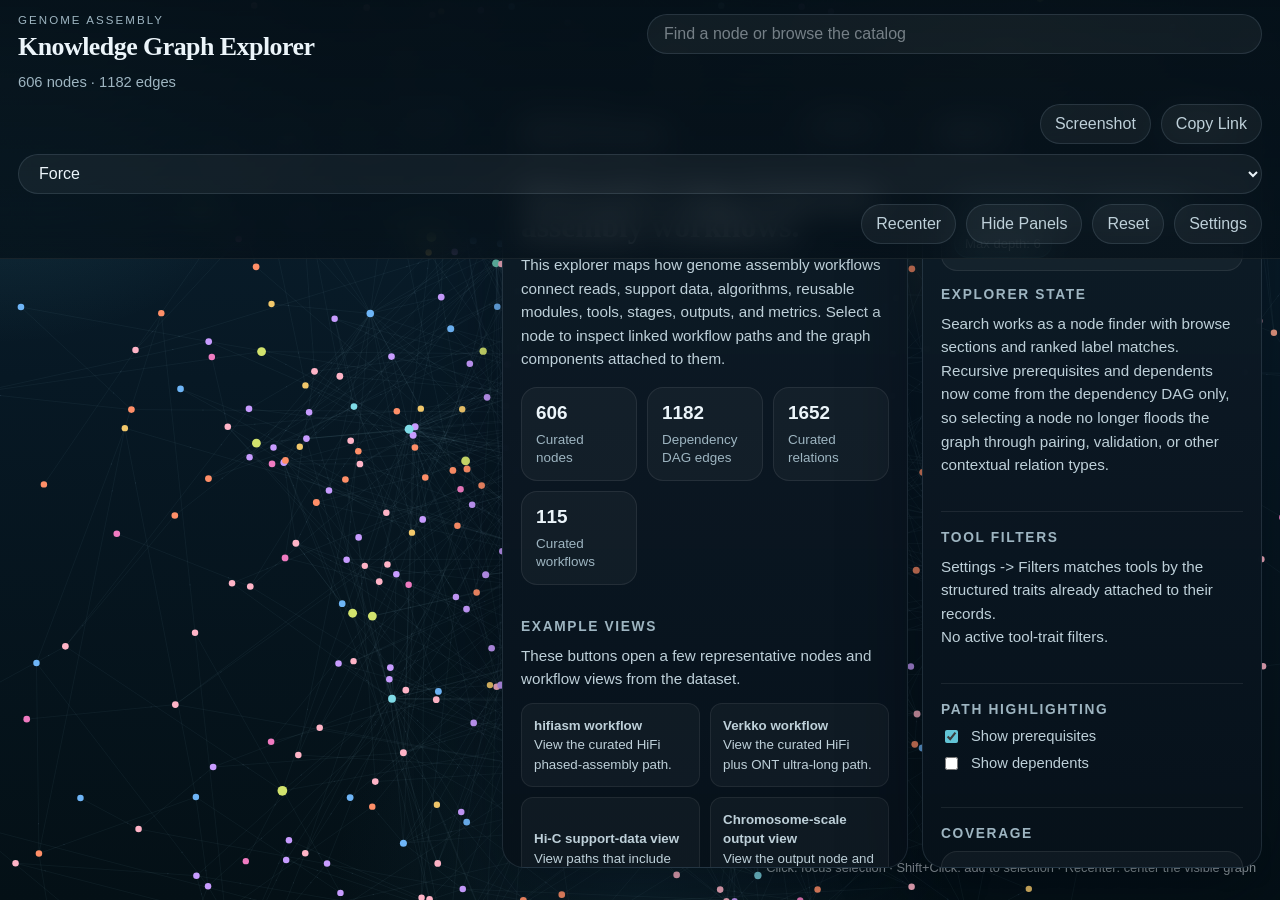
<file: index.html>
<!DOCTYPE html>
<html lang="en">
<head>
  <meta charset="utf-8">
  <meta name="viewport" content="width=device-width, initial-scale=1">
  <title>Genome Assembler Knowledge Graph Explorer</title>
  <meta name="theme-color" content="#08141f">
  <meta
    name="description"
    content="Interactive knowledge graph of genome assembly workflows, with shared assembly backbones plus short-read and long-read technology branches."
  >
  <link rel="canonical" href="https://jakeelamb.github.io/genome-assembler-graph/">
  <meta property="og:site_name" content="Genome Assembler Knowledge Graph">
  <meta property="og:title" content="Genome Assembler Knowledge Graph Explorer">
  <meta
    property="og:description"
    content="Interactive knowledge graph of genome assembly workflows, with shared assembly backbones plus short-read and long-read technology branches."
  >
  <meta property="og:type" content="website">
  <meta property="og:url" content="https://jakeelamb.github.io/genome-assembler-graph/">
  <meta property="og:image" content="https://jakeelamb.github.io/genome-assembler-graph/assets/social-preview.png">
  <meta property="og:image:width" content="1200">
  <meta property="og:image:height" content="630">
  <meta
    property="og:image:alt"
    content="Genome Assembler Knowledge Graph Explorer with short-read, shared backbone, and long-read branches."
  >
  <meta name="twitter:card" content="summary_large_image">
  <meta name="twitter:title" content="Genome Assembler Knowledge Graph Explorer">
  <meta
    name="twitter:description"
    content="Interactive knowledge graph of genome assembly workflows, with shared assembly backbones plus short-read and long-read technology branches."
  >
  <meta name="twitter:image" content="https://jakeelamb.github.io/genome-assembler-graph/assets/social-preview.png">
  <meta
    name="twitter:image:alt"
    content="Genome Assembler Knowledge Graph Explorer with short-read, shared backbone, and long-read branches."
  >
  <link rel="icon" href="favicon.svg" type="image/svg+xml">
  <link rel="stylesheet" href="styles.css">
  <script src="vendor/force-graph/force-graph.min.js"></script>
</head>
<body>
  <div id="graph-canvas" aria-hidden="true"></div>

  <header id="top-bar">
    <div class="top-bar-section branding">
      <p class="eyebrow">Genome Assembly</p>
      <h1>Knowledge Graph Explorer</h1>
    </div>

    <div class="top-bar-section search-section" id="search-section">
      <label class="sr-only" for="search">Find a node</label>
      <input
        id="search"
        type="search"
        placeholder="Find a node or browse the catalog"
        autocomplete="off"
        aria-controls="search-results"
        aria-expanded="false"
        aria-describedby="search-helper"
      >
      <p id="search-helper" class="sr-only">
        Search by node label. Selecting a tool opens its tool record and linked workflow path.
      </p>
      <div id="search-results" class="search-results" role="listbox" hidden></div>
    </div>

    <div class="top-bar-section stats-section">
      <span id="stats"></span>
    </div>

    <div class="top-bar-section controls-section">
      <button id="screenshot-btn" class="control-btn" type="button">Screenshot</button>
      <button id="copy-link-btn" class="control-btn" type="button">Copy Link</button>
      <label class="sr-only" for="layout-select">Choose layout</label>
      <select id="layout-select" class="control-select">
        <option value="force">Force</option>
        <option value="hierarchical">Hierarchical</option>
        <option value="cluster">Cluster</option>
        <option value="radial" disabled>Radial</option>
      </select>
      <button id="recenter-btn" class="control-btn" type="button">Recenter</button>
      <button id="panels-btn" class="control-btn" type="button" aria-pressed="false">Hide Panels</button>
      <button id="reset-btn" class="control-btn" type="button">Reset</button>
      <button
        id="settings-btn"
        class="control-btn"
        type="button"
        aria-controls="settings-shell"
        aria-expanded="false"
      >
        Settings
      </button>
    </div>
  </header>

  <div id="settings-shell" aria-hidden="true">
    <aside id="settings-panel" aria-labelledby="settings-title">
      <div class="panel-header">
        <div>
          <p class="panel-kicker">Explorer Controls</p>
          <h2 id="settings-title">Settings</h2>
        </div>
        <button
          id="settings-close"
          class="panel-toggle"
          type="button"
          aria-controls="settings-shell"
          aria-expanded="true"
        >
          Close
        </button>
      </div>

      <div class="panel-body settings-body">
        <div class="settings-tabs" role="tablist" aria-label="Settings views">
          <button
            id="settings-graph-tab"
            class="settings-tab is-active"
            type="button"
            role="tab"
            aria-selected="true"
            aria-controls="settings-graph-pane"
            data-settings-tab="graph"
          >
            Graph
          </button>
          <button
            id="settings-filters-tab"
            class="settings-tab"
            type="button"
            role="tab"
            aria-selected="false"
            aria-controls="settings-filters-pane"
            data-settings-tab="filters"
          >
            Filters
          </button>
        </div>

        <div id="settings-graph-pane" class="settings-pane is-active" role="tabpanel" aria-labelledby="settings-graph-tab">
          <section class="settings-section">
            <h3>Projection</h3>
            <p class="section-copy">
              Full Graph shows the whole dependency DAG. Backbone trims the view to the highest-signal bridge nodes for one workflow family.
            </p>
            <label class="settings-label" for="graph-view-select">View mode</label>
            <select id="graph-view-select" class="settings-select">
              <option value="full">Full Graph</option>
              <option value="backbone">Backbone</option>
            </select>
            <label class="settings-label" for="backbone-scope-select">Backbone scope</label>
            <select id="backbone-scope-select" class="settings-select"></select>
          </section>

          <section class="settings-section">
            <h3>Categories</h3>
            <p class="section-copy">
              When Color by is set to Categories, these colors map the lane palette for the graph. Click a lane below to hide or restore it.
            </p>
            <div id="legend" class="legend"></div>
            <p class="legend-help">
              Assembly goals, read types, support data, algorithms, concepts, modules, tools, stages, outputs, and metrics each keep a fixed category color in this mode.
            </p>
          </section>

          <section class="settings-section">
            <h3>Node Coloring</h3>
            <label class="settings-label" for="node-coloring-select">Color by</label>
            <select id="node-coloring-select" class="settings-select">
              <option value="category">Categories</option>
              <option value="_pagerank">PageRank</option>
              <option value="_degree_centrality">Degree centrality</option>
              <option value="_betweenness_centrality">Betweenness centrality</option>
              <option value="_descendant_ratio">Descendant ratio</option>
              <option value="_prerequisite_ratio">Prerequisite ratio</option>
              <option value="_reachability_ratio">Reachability ratio</option>
            </select>
          </section>

          <section class="settings-section">
            <h3>Node Sizing</h3>
            <label class="settings-label" for="node-sizing-select">Size by</label>
            <select id="node-sizing-select" class="settings-select">
              <option value="default">Default</option>
              <option value="_pagerank">PageRank</option>
              <option value="_degree_centrality">Degree centrality</option>
              <option value="_betweenness_centrality">Betweenness centrality</option>
              <option value="_descendant_ratio">Descendant ratio</option>
              <option value="_prerequisite_ratio">Prerequisite ratio</option>
              <option value="_reachability_ratio">Reachability ratio</option>
            </select>
          </section>
        </div>

        <div id="settings-filters-pane" class="settings-pane" role="tabpanel" aria-labelledby="settings-filters-tab" hidden>
          <section class="settings-section">
            <h3>Tool Trait Filters</h3>
            <p class="section-copy">
              Match tools by the structured traits attached to their records. Matching tools and linked workflows stay highlighted in the graph.
            </p>
            <div id="trait-filter-shell"></div>
          </section>
        </div>
      </div>
    </aside>
  </div>

  <div id="side-panels" aria-hidden="false">
    <aside id="info-panel" class="panel" aria-labelledby="info-title">
      <div class="panel-header">
        <div>
          <p class="panel-kicker">Definition</p>
          <h2 id="info-title">Graph Overview</h2>
        </div>
        <button
          id="info-toggle"
          class="panel-toggle"
          type="button"
          aria-controls="info-panel"
          aria-expanded="true"
        >
          Collapse
        </button>
      </div>
      <div id="info-body" class="panel-body"></div>
    </aside>

    <aside id="analytics-panel" class="panel analytics-panel" aria-labelledby="analytics-title">
      <div class="panel-header">
        <div>
          <p class="panel-kicker">Node Properties</p>
          <h2 id="analytics-title">Metrics</h2>
        </div>
        <button
          id="analytics-toggle"
          class="panel-toggle"
          type="button"
          aria-controls="analytics-panel"
          aria-expanded="true"
        >
          Collapse
        </button>
      </div>
      <div id="analytics-body" class="panel-body"></div>
    </aside>
  </div>

  <div id="controls-hint">
    Pan: drag · Zoom: scroll or pinch<br>
    Click: focus selection · Shift+Click: add to selection · Recenter: center the visible graph
  </div>

  <div id="toast" role="status" aria-live="polite"></div>

  <script src="app.js" defer></script>
</body>
</html>
</file>
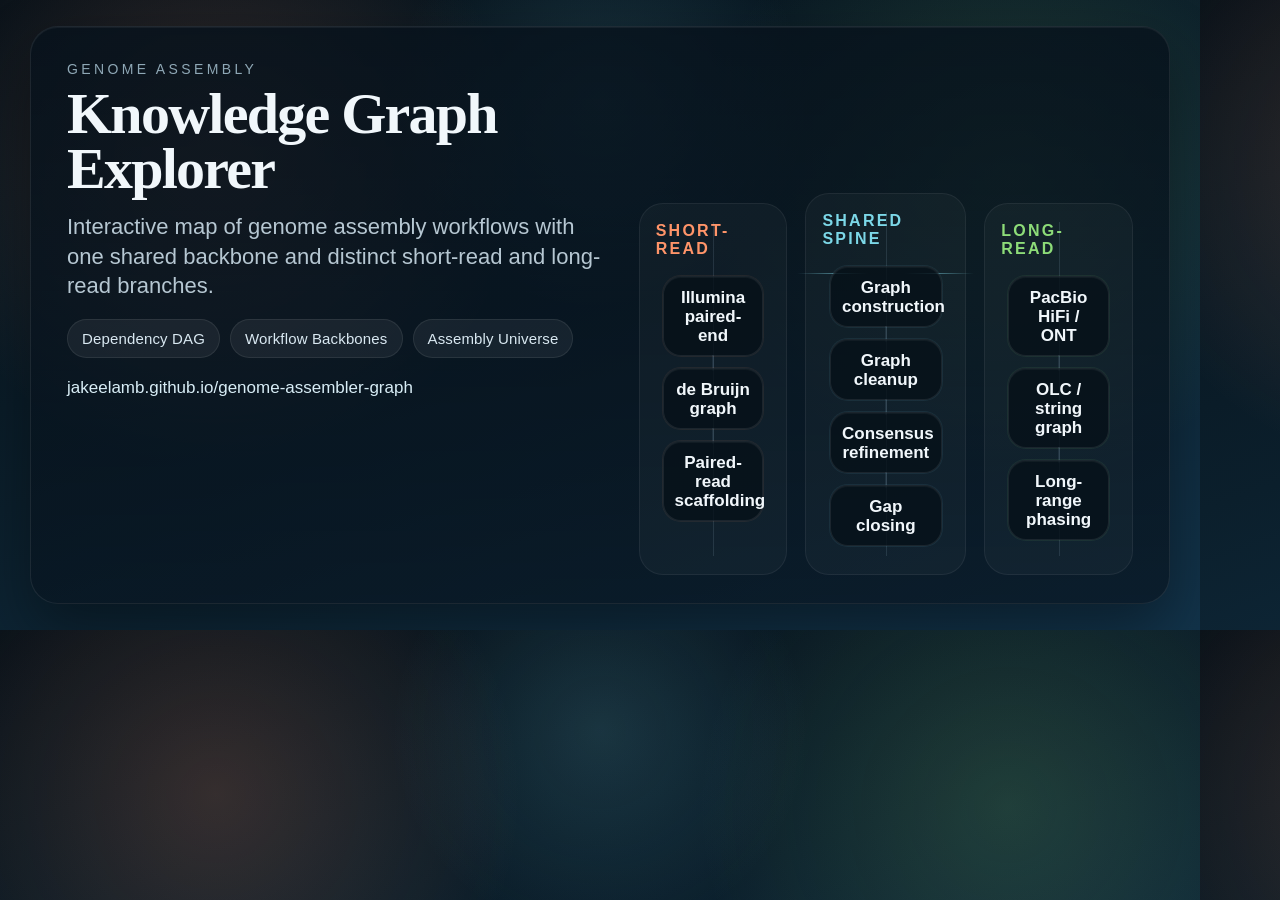
<file: assets/social-preview.html>
<!DOCTYPE html>
<html lang="en">
<head>
  <meta charset="utf-8">
  <meta name="viewport" content="width=device-width, initial-scale=1">
  <title>Genome Assembler Knowledge Graph Social Preview</title>
  <style>
    :root {
      color-scheme: dark;
      --bg-0: #061018;
      --bg-1: #0b1f2c;
      --bg-2: #12334a;
      --line: rgba(190, 226, 255, 0.18);
      --text: #f1f7fb;
      --muted: #b6c7d2;
      --accent-short: #ff9469;
      --accent-shared: #7cd8e8;
      --accent-long: #8ddc78;
      --chip: rgba(255, 255, 255, 0.06);
    }
    * { box-sizing: border-box; }
    html, body {
      margin: 0;
      width: 1200px;
      height: 630px;
      overflow: hidden;
      background:
        radial-gradient(circle at 18% 26%, rgba(255, 148, 105, 0.18), transparent 28%),
        radial-gradient(circle at 50% 16%, rgba(124, 216, 232, 0.14), transparent 26%),
        radial-gradient(circle at 84% 28%, rgba(141, 220, 120, 0.16), transparent 28%),
        linear-gradient(160deg, var(--bg-0), var(--bg-1) 48%, var(--bg-2));
      color: var(--text);
      font-family: "Avenir Next", "Segoe UI", sans-serif;
    }
    body {
      position: relative;
    }
    .frame {
      position: absolute;
      inset: 26px 30px;
      border: 1px solid rgba(255, 255, 255, 0.08);
      border-radius: 28px;
      padding: 34px 36px 28px;
      background: linear-gradient(180deg, rgba(7, 18, 28, 0.82), rgba(8, 20, 31, 0.68));
      box-shadow: inset 0 1px 0 rgba(255, 255, 255, 0.05), 0 26px 60px rgba(0, 0, 0, 0.36);
      display: grid;
      grid-template-columns: 1.1fr 1fr;
      gap: 28px;
    }
    .eyebrow {
      margin: 0 0 10px;
      font-size: 14px;
      letter-spacing: 0.24em;
      text-transform: uppercase;
      color: #8fa8b6;
    }
    h1 {
      margin: 0;
      font-family: Iowan Old Style, Georgia, serif;
      font-size: 58px;
      line-height: 0.94;
      letter-spacing: -0.03em;
      max-width: 560px;
    }
    .lede {
      margin: 16px 0 0;
      max-width: 560px;
      color: var(--muted);
      font-size: 22px;
      line-height: 1.35;
    }
    .chips {
      display: flex;
      flex-wrap: wrap;
      gap: 10px;
      margin-top: 18px;
    }
    .chip {
      padding: 10px 14px;
      border-radius: 999px;
      border: 1px solid rgba(255, 255, 255, 0.08);
      background: var(--chip);
      color: #d9e8f1;
      font-size: 15px;
      letter-spacing: 0.01em;
    }
    .url {
      margin-top: 20px;
      font-size: 17px;
      color: #d8edf6;
    }
    .diagram {
      position: relative;
      display: grid;
      grid-template-columns: repeat(3, 1fr);
      gap: 18px;
      align-items: end;
      min-height: 100%;
      padding-top: 16px;
    }
    .column {
      position: relative;
      border-radius: 24px;
      padding: 18px 16px 16px;
      background: rgba(255, 255, 255, 0.03);
      border: 1px solid rgba(255, 255, 255, 0.06);
      min-height: 372px;
    }
    .column::before {
      content: "";
      position: absolute;
      top: 18px;
      bottom: 18px;
      left: 50%;
      width: 1px;
      background: var(--line);
      opacity: 0.65;
    }
    .column h2 {
      margin: 0 0 18px;
      font-size: 16px;
      letter-spacing: 0.14em;
      text-transform: uppercase;
    }
    .short h2 { color: var(--accent-short); }
    .shared h2 { color: var(--accent-shared); }
    .long h2 { color: var(--accent-long); }
    .node {
      position: relative;
      margin: 12px auto;
      width: 88%;
      padding: 11px 11px 10px;
      border-radius: 18px;
      font-size: 17px;
      line-height: 1.12;
      font-weight: 600;
      text-align: center;
      color: var(--text);
      border: 1px solid rgba(255, 255, 255, 0.08);
      background: rgba(6, 16, 24, 0.78);
      box-shadow: inset 0 1px 0 rgba(255, 255, 255, 0.04);
    }
    .node::after {
      content: "";
      position: absolute;
      left: 50%;
      bottom: -16px;
      width: 1px;
      height: 16px;
      background: var(--line);
      transform: translateX(-50%);
    }
    .node:last-child::after { display: none; }
    .short .node { box-shadow: inset 0 1px 0 rgba(255, 255, 255, 0.04), 0 0 0 1px rgba(255, 148, 105, 0.08); }
    .shared .node { box-shadow: inset 0 1px 0 rgba(255, 255, 255, 0.04), 0 0 0 1px rgba(124, 216, 232, 0.08); }
    .long .node { box-shadow: inset 0 1px 0 rgba(255, 255, 255, 0.04), 0 0 0 1px rgba(141, 220, 120, 0.08); }
    .bridge {
      position: absolute;
      top: 170px;
      left: calc(33.333% - 6px);
      right: calc(33.333% - 6px);
      height: 86px;
      pointer-events: none;
    }
    .bridge::before,
    .bridge::after {
      content: "";
      position: absolute;
      top: 42px;
      width: calc(50% - 18px);
      height: 1px;
      background: linear-gradient(90deg, rgba(255,255,255,0), rgba(124,216,232,0.45), rgba(255,255,255,0));
    }
    .bridge::before { left: 0; }
    .bridge::after { right: 0; }
  </style>
</head>
<body>
  <div class="frame">
    <section>
      <p class="eyebrow">Genome Assembly</p>
      <h1>Knowledge Graph Explorer</h1>
      <p class="lede">
        Interactive map of genome assembly workflows with one shared backbone and distinct short-read and long-read branches.
      </p>
      <div class="chips">
        <span class="chip">Dependency DAG</span>
        <span class="chip">Workflow Backbones</span>
        <span class="chip">Assembly Universe</span>
      </div>
      <p class="url">jakeelamb.github.io/genome-assembler-graph</p>
    </section>

    <section class="diagram" aria-label="Assembly universe preview">
      <div class="bridge"></div>

      <div class="column short">
        <h2>Short-Read</h2>
        <div class="node">Illumina paired-end</div>
        <div class="node">de Bruijn graph</div>
        <div class="node">Paired-read scaffolding</div>
      </div>

      <div class="column shared">
        <h2>Shared Spine</h2>
        <div class="node">Graph construction</div>
        <div class="node">Graph cleanup</div>
        <div class="node">Consensus refinement</div>
        <div class="node">Gap closing</div>
      </div>

      <div class="column long">
        <h2>Long-Read</h2>
        <div class="node">PacBio HiFi / ONT</div>
        <div class="node">OLC / string graph</div>
        <div class="node">Long-range phasing</div>
      </div>
    </section>
  </div>

</body>
</html>
</file>
<file: styles.css>
:root {
  --bg-0: #041016;
  --bg-1: #071824;
  --bg-2: #0b2130;
  --panel: rgba(10, 22, 32, 0.8);
  --panel-strong: rgba(8, 18, 27, 0.92);
  --panel-line: rgba(195, 227, 255, 0.12);
  --panel-line-strong: rgba(195, 227, 255, 0.24);
  --text: #ecf5fa;
  --muted: #9eb5c1;
  --muted-strong: #bed0d9;
  --glow: #62c4d6;
  --gold: #f2c86b;
  --blue: #7ec3ff;
  --shadow: 0 22px 80px rgba(1, 8, 16, 0.42);
  --radius-xl: 22px;
  --radius-lg: 16px;
  --radius-md: 12px;
  --radius-sm: 10px;
  --title-font: "Iowan Old Style", "Palatino Linotype", "Book Antiqua", Georgia, serif;
  --body-font: "Avenir Next", "Segoe UI", "Helvetica Neue", sans-serif;
}

* {
  box-sizing: border-box;
}

html,
body {
  margin: 0;
  min-height: 100%;
}

body {
  overflow: hidden;
  background:
    radial-gradient(circle at top left, rgba(98, 196, 214, 0.22), transparent 22%),
    radial-gradient(circle at 78% 15%, rgba(242, 200, 107, 0.16), transparent 18%),
    radial-gradient(circle at 50% 100%, rgba(63, 137, 173, 0.12), transparent 28%),
    linear-gradient(180deg, var(--bg-2) 0%, var(--bg-1) 42%, var(--bg-0) 100%);
  color: var(--text);
  font-family: var(--body-font);
}

#graph-canvas {
  position: fixed;
  inset: 0;
}

#graph-canvas canvas {
  display: block;
}

#top-bar {
  position: fixed;
  top: 0;
  left: 0;
  right: 0;
  z-index: 40;
  display: grid;
  grid-template-columns: minmax(240px, 320px) minmax(260px, 1fr) auto auto;
  gap: 14px;
  align-items: center;
  padding: 14px 18px;
  background: linear-gradient(180deg, rgba(5, 16, 24, 0.95), rgba(5, 16, 24, 0.72));
  backdrop-filter: blur(16px);
  border-bottom: 1px solid rgba(255, 255, 255, 0.08);
}

.top-bar-section {
  min-width: 0;
}

.branding h1 {
  margin: 0;
  font-family: var(--title-font);
  font-size: clamp(1.35rem, 1.1rem + 0.65vw, 1.85rem);
  font-weight: 600;
  line-height: 1;
  letter-spacing: -0.02em;
}

.eyebrow,
.panel-kicker {
  margin: 0 0 8px;
  font-size: 0.72rem;
  letter-spacing: 0.18em;
  text-transform: uppercase;
  color: var(--muted);
}

.search-section {
  position: relative;
  display: flex;
  align-items: stretch;
}

#search,
.control-select,
.settings-select {
  width: 100%;
  min-height: 40px;
  border-radius: 999px;
  border: 1px solid var(--panel-line);
  background: rgba(255, 255, 255, 0.05);
  color: var(--text);
  font: inherit;
  transition: border-color 160ms ease, background 160ms ease, transform 160ms ease;
}

#search {
  padding: 0 16px;
}

#search::placeholder {
  color: rgba(236, 245, 250, 0.46);
}

#search:focus,
.control-select:focus,
.settings-select:focus {
  outline: none;
  border-color: rgba(98, 196, 214, 0.6);
  background: rgba(255, 255, 255, 0.08);
}

.search-results {
  position: absolute;
  top: calc(100% + 8px);
  left: 0;
  right: 0;
  z-index: 55;
  display: grid;
  gap: 10px;
  max-height: min(70vh, 640px);
  overflow: auto;
  padding: 12px;
  border-radius: 18px;
  border: 1px solid var(--panel-line);
  background:
    linear-gradient(180deg, rgba(14, 30, 43, 0.96), rgba(7, 17, 26, 0.98)),
    rgba(8, 18, 27, 0.96);
  box-shadow: var(--shadow);
  backdrop-filter: blur(18px);
}

.search-results[hidden] {
  display: none;
}

.search-results-header,
.search-results-empty,
.search-results-copy,
.search-results-title {
  color: var(--muted);
  font-size: 0.82rem;
}

.search-results-copy {
  line-height: 1.5;
}

.search-results-section + .search-results-section {
  padding-top: 4px;
  border-top: 1px solid rgba(255, 255, 255, 0.05);
}

.search-results-title {
  margin-bottom: 8px;
  letter-spacing: 0.08em;
  text-transform: uppercase;
}

.search-results-list {
  display: grid;
  gap: 8px;
}

.search-result-item {
  width: 100%;
  border: 1px solid rgba(255, 255, 255, 0.08);
  border-radius: var(--radius-md);
  background: rgba(255, 255, 255, 0.035);
  color: var(--muted-strong);
  cursor: pointer;
  text-align: left;
  padding: 11px 12px;
  font: inherit;
}

.search-result-item strong {
  display: block;
  margin-bottom: 4px;
  color: var(--text);
}

.search-result-meta,
.search-result-detail {
  display: block;
  color: var(--muted);
  font-size: 0.82rem;
}

.search-result-detail {
  margin-top: 6px;
  line-height: 1.45;
}

.search-result-item.is-active,
.search-result-item:hover {
  border-color: rgba(98, 196, 214, 0.36);
  background: rgba(98, 196, 214, 0.14);
  color: var(--text);
}

.stats-section {
  color: var(--muted);
  font-size: 0.92rem;
  white-space: nowrap;
}

.controls-section {
  display: flex;
  align-items: center;
  gap: 10px;
  justify-content: flex-end;
  flex-wrap: wrap;
}

.control-btn,
.panel-toggle,
.legend-item,
.link-list button,
.source-link {
  font: inherit;
}

.control-btn,
.panel-toggle,
.control-select {
  min-height: 40px;
}

.control-btn,
.panel-toggle {
  border: 1px solid var(--panel-line);
  background: rgba(255, 255, 255, 0.05);
  color: var(--muted-strong);
  padding: 0 14px;
  border-radius: 999px;
  cursor: pointer;
  transition:
    border-color 160ms ease,
    background 160ms ease,
    color 160ms ease,
    transform 160ms ease;
}

.control-select {
  padding: 0 16px;
}

.control-select option,
.settings-select option {
  background: #0b2130;
  color: var(--text);
}

.control-btn:hover,
.panel-toggle:hover,
.legend-item:hover,
.link-list button:hover,
.source-link:hover {
  transform: translateY(-1px);
  border-color: var(--panel-line-strong);
  background: rgba(255, 255, 255, 0.09);
  color: var(--text);
}

.control-btn.is-active {
  border-color: rgba(98, 196, 214, 0.46);
  background: rgba(98, 196, 214, 0.14);
  color: #f4fdff;
}

#settings-shell {
  position: fixed;
  top: 84px;
  left: 18px;
  z-index: 32;
  width: min(340px, calc(100vw - 36px));
  max-height: calc(100vh - 116px);
  transform: translateX(calc(-100% - 28px));
  opacity: 0;
  pointer-events: none;
  transition: transform 220ms ease, opacity 220ms ease;
}

#settings-shell.is-open {
  transform: translateX(0);
  opacity: 1;
  pointer-events: auto;
}

#side-panels {
  position: fixed;
  top: 84px;
  right: 18px;
  z-index: 30;
  display: grid;
  grid-template-columns: minmax(300px, 420px) minmax(280px, 340px);
  gap: 14px;
  max-width: min(52vw, 760px);
  height: calc(100vh - 116px);
  max-height: calc(100vh - 116px);
}

#side-panels.is-hidden,
#side-panels[hidden] {
  display: none !important;
}

.panel,
#settings-panel {
  background:
    linear-gradient(180deg, rgba(14, 30, 43, 0.88), rgba(7, 17, 26, 0.94)),
    rgba(8, 18, 27, 0.86);
  backdrop-filter: blur(18px);
  border: 1px solid var(--panel-line);
  border-radius: var(--radius-xl);
  box-shadow: var(--shadow);
  overflow: hidden;
}

.panel {
  display: flex;
  flex-direction: column;
  min-height: 0;
  height: 100%;
}

#settings-panel {
  display: flex;
  flex-direction: column;
  min-height: 0;
  max-height: inherit;
}

.panel.is-collapsed {
  width: 68px;
  min-width: 68px;
}

.panel.is-collapsed .panel-header {
  justify-content: center;
}

.panel.is-collapsed .panel-header > div {
  display: none;
}

.panel.is-collapsed .panel-toggle {
  writing-mode: vertical-rl;
  transform: rotate(180deg);
  min-height: 132px;
  border-radius: 999px;
  padding: 12px 8px;
}

.panel.is-collapsed .panel-body {
  display: none;
}

.panel-header {
  display: flex;
  justify-content: space-between;
  align-items: flex-start;
  gap: 12px;
  padding: 18px 18px 16px;
  border-bottom: 1px solid rgba(255, 255, 255, 0.08);
}

.panel-header h2 {
  margin: 0;
  font-size: 1.18rem;
  line-height: 1.1;
}

.panel-body {
  flex: 1 1 auto;
  min-height: 0;
  overflow: auto;
  padding: 18px;
}

.settings-body {
  display: grid;
  gap: 18px;
}

.settings-section + .settings-section {
  padding-top: 18px;
  border-top: 1px solid rgba(255, 255, 255, 0.08);
}

.settings-section h3,
.info-section h3,
.analytics-block h3 {
  margin: 0 0 10px;
  font-size: 0.86rem;
  letter-spacing: 0.12em;
  text-transform: uppercase;
  color: var(--muted);
}

.section-copy,
.info-copy,
.analytics-copy {
  margin: 0;
  color: var(--muted-strong);
  font-size: 0.95rem;
  line-height: 1.55;
}

.settings-label {
  display: block;
  margin-bottom: 8px;
  font-size: 0.88rem;
  color: var(--muted-strong);
}

.settings-select {
  border-radius: 14px;
  padding: 0 14px;
}

.legend {
  display: grid;
  gap: 8px;
}

.legend-item {
  display: grid;
  grid-template-columns: auto 1fr auto;
  gap: 10px;
  align-items: center;
  padding: 10px 12px;
  border-radius: var(--radius-md);
  border: 1px solid rgba(255, 255, 255, 0.06);
  background: rgba(255, 255, 255, 0.03);
  cursor: pointer;
}

.legend-item.is-disabled {
  opacity: 0.45;
}

.legend-dot {
  width: 11px;
  height: 11px;
  border-radius: 999px;
  box-shadow: 0 0 0 4px rgba(255, 255, 255, 0.03);
}

.legend-label {
  font-size: 0.94rem;
}

.legend-count {
  color: var(--muted);
  font-size: 0.82rem;
}

.legend-help {
  margin: 12px 0 0;
  color: var(--muted);
  font-size: 0.84rem;
  line-height: 1.5;
}

.summary-grid {
  display: grid;
  grid-template-columns: repeat(3, minmax(0, 1fr));
  gap: 10px;
  margin: 0 0 18px;
}

.summary-card,
.metric-card,
.spotlight-card,
.badge-row {
  border: 1px solid rgba(255, 255, 255, 0.08);
  border-radius: var(--radius-lg);
  background: rgba(255, 255, 255, 0.035);
}

.summary-card {
  padding: 14px;
}

.summary-card strong,
.metric-card strong {
  display: block;
  margin-bottom: 6px;
  font-size: 1.18rem;
  color: var(--text);
}

.summary-card span,
.metric-card span {
  color: var(--muted);
  font-size: 0.84rem;
}

.category-pill,
.selection-pill {
  display: inline-flex;
  align-items: center;
  gap: 8px;
  padding: 7px 12px;
  border-radius: 999px;
  border: 1px solid rgba(255, 255, 255, 0.08);
  background: rgba(255, 255, 255, 0.05);
  color: var(--muted-strong);
  font-size: 0.84rem;
}

.pill-dot {
  width: 9px;
  height: 9px;
  border-radius: 999px;
}

.detail-heading {
  margin: 0 0 10px;
  font-family: var(--title-font);
  font-size: clamp(1.55rem, 1.25rem + 0.9vw, 2.1rem);
  line-height: 1.02;
}

.detail-stack {
  display: grid;
  gap: 16px;
}

.info-section + .info-section,
.analytics-block + .analytics-block {
  margin-top: 18px;
  padding-top: 18px;
  border-top: 1px solid rgba(255, 255, 255, 0.08);
}

.meta-list,
.source-list,
.pipeline-list,
.selection-list {
  display: grid;
  gap: 8px;
  margin: 0;
  padding: 0;
  list-style: none;
}

.meta-list li,
.source-list li,
.pipeline-list li,
.selection-list li {
  padding: 10px 12px;
  border-radius: var(--radius-md);
  background: rgba(255, 255, 255, 0.035);
  color: var(--muted-strong);
  line-height: 1.45;
}

.source-link {
  display: inline-flex;
  color: #d7f5ff;
  text-decoration: none;
}

.pipeline-switcher {
  display: grid;
  gap: 10px;
  margin-top: 12px;
}

.pipeline-button {
  width: 100%;
  border: 1px solid rgba(255, 255, 255, 0.07);
  border-radius: var(--radius-md);
  background: rgba(255, 255, 255, 0.035);
  color: var(--muted-strong);
  cursor: pointer;
  text-align: left;
  padding: 12px;
  line-height: 1.45;
}

.pipeline-button strong {
  display: block;
  margin-bottom: 6px;
}

.pipeline-button-meta {
  display: block;
  color: var(--muted);
  font-size: 0.82rem;
}

.pipeline-button.is-active {
  border-color: rgba(242, 200, 107, 0.36);
  background:
    linear-gradient(180deg, rgba(242, 200, 107, 0.12), rgba(255, 255, 255, 0.03)),
    rgba(255, 255, 255, 0.04);
  color: var(--text);
}

.pipeline-meta {
  margin-top: 8px;
  color: var(--muted);
  font-size: 0.8rem;
}

.pipeline-node-group + .pipeline-node-group {
  margin-top: 14px;
}

.pipeline-node-group h4 {
  margin: 0 0 10px;
  font-size: 0.86rem;
  color: var(--muted);
}

.source-group + .source-group {
  margin-top: 14px;
}

.source-group h4 {
  margin: 0 0 10px;
  font-size: 0.86rem;
  color: var(--muted);
}

.pipeline-node-list {
  display: flex;
  flex-wrap: wrap;
  gap: 8px;
}

.pipeline-node-chip {
  border: 1px solid rgba(255, 255, 255, 0.07);
  border-radius: 999px;
  background: rgba(255, 255, 255, 0.035);
  color: var(--muted-strong);
  cursor: pointer;
  padding: 8px 12px;
  font: inherit;
}

.analytics-body {
  display: grid;
  gap: 16px;
}

.badge-row {
  display: flex;
  gap: 8px;
  flex-wrap: wrap;
  padding: 12px;
}

.info-badge {
  padding: 6px 10px;
  border-radius: 999px;
  background: rgba(98, 196, 214, 0.1);
  border: 1px solid rgba(98, 196, 214, 0.22);
  font-size: 0.82rem;
}

.inline-badges {
  margin-bottom: 12px;
  padding: 0;
  border: 0;
  background: transparent;
}

.toggle-grid {
  display: grid;
  gap: 8px;
}

.toggle-option {
  display: inline-flex;
  align-items: center;
  gap: 10px;
  color: var(--muted-strong);
  font-size: 0.92rem;
}

.toggle-option input {
  accent-color: var(--glow);
}

.metrics-grid {
  display: grid;
  gap: 10px;
}

.action-grid {
  display: grid;
  grid-template-columns: repeat(2, minmax(0, 1fr));
  gap: 10px;
  margin-top: 12px;
}

.metric-card {
  padding: 12px 14px;
}

.link-list {
  display: grid;
  gap: 8px;
}

.link-list button {
  width: 100%;
  border: 1px solid rgba(255, 255, 255, 0.07);
  border-radius: var(--radius-md);
  background: rgba(255, 255, 255, 0.035);
  color: var(--muted-strong);
  cursor: pointer;
  text-align: left;
  padding: 11px 12px;
}

.action-grid button {
  width: 100%;
  min-height: 100%;
  border: 1px solid rgba(255, 255, 255, 0.07);
  border-radius: var(--radius-md);
  background: rgba(255, 255, 255, 0.035);
  color: var(--muted-strong);
  cursor: pointer;
  text-align: left;
  padding: 12px;
  line-height: 1.45;
}

.spotlight-card {
  padding: 16px;
  background:
    linear-gradient(180deg, rgba(98, 196, 214, 0.12), rgba(255, 255, 255, 0.03)),
    rgba(255, 255, 255, 0.03);
}

.spotlight-card p {
  margin: 0;
  color: var(--muted-strong);
  line-height: 1.55;
}

.spotlight-card a {
  color: #f4fcff;
}

#controls-hint {
  position: fixed;
  right: 24px;
  bottom: 22px;
  z-index: 20;
  text-align: right;
  color: rgba(236, 245, 250, 0.62);
  font-size: 0.8rem;
  line-height: 1.55;
  text-shadow: 0 1px 16px rgba(2, 7, 12, 0.7);
}

#toast {
  position: fixed;
  left: 50%;
  bottom: 28px;
  z-index: 60;
  transform: translate(-50%, 16px);
  opacity: 0;
  pointer-events: none;
  padding: 11px 16px;
  border-radius: 999px;
  background: rgba(8, 18, 27, 0.94);
  border: 1px solid rgba(98, 196, 214, 0.18);
  box-shadow: var(--shadow);
  color: var(--text);
  transition: opacity 180ms ease, transform 180ms ease;
}

#toast.is-visible {
  opacity: 1;
  transform: translate(-50%, 0);
}

.sr-only {
  position: absolute;
  width: 1px;
  height: 1px;
  padding: 0;
  margin: -1px;
  overflow: hidden;
  clip: rect(0, 0, 0, 0);
  white-space: nowrap;
  border: 0;
}

::-webkit-scrollbar {
  width: 8px;
}

::-webkit-scrollbar-track {
  background: transparent;
}

::-webkit-scrollbar-thumb {
  background: rgba(255, 255, 255, 0.16);
  border-radius: 999px;
}

@media (max-width: 1360px) {
  #top-bar {
    grid-template-columns: 1fr minmax(240px, 1fr);
    align-items: start;
  }

  .stats-section,
  .controls-section {
    grid-column: span 2;
  }

  #side-panels {
    max-width: min(66vw, 760px);
  }
}

@media (max-width: 1080px) {
  body {
    overflow: auto;
  }

  #graph-canvas {
    position: absolute;
    min-height: 100vh;
  }

  #top-bar,
  #settings-shell,
  #side-panels,
  #controls-hint {
    position: static;
  }

  #top-bar {
    grid-template-columns: 1fr;
  }

  .stats-section,
  .controls-section {
    grid-column: auto;
  }

  #settings-shell {
    width: auto;
    max-height: none;
    transform: none;
    opacity: 1;
    pointer-events: auto;
    margin: 14px 18px 0;
    display: none;
  }

  #settings-shell.is-open {
    display: block;
  }

  #side-panels {
    display: grid;
    grid-template-columns: 1fr;
    max-width: none;
    margin: 14px 18px 28px;
  }

  .panel.is-collapsed {
    width: auto;
    min-width: 0;
  }

  .panel.is-collapsed .panel-header > div,
  .panel.is-collapsed .panel-body {
    display: block;
  }

  .panel.is-collapsed .panel-toggle {
    writing-mode: initial;
    transform: none;
    min-height: 40px;
    padding: 0 14px;
  }

  #controls-hint {
    margin: 0 18px 26px;
    text-align: left;
  }
}

@media (max-width: 760px) {
  #top-bar {
    padding: 12px;
  }

  .controls-section {
    justify-content: flex-start;
  }

  .action-grid {
    grid-template-columns: 1fr;
  }

  .summary-grid {
    grid-template-columns: 1fr;
  }
}
</file>
